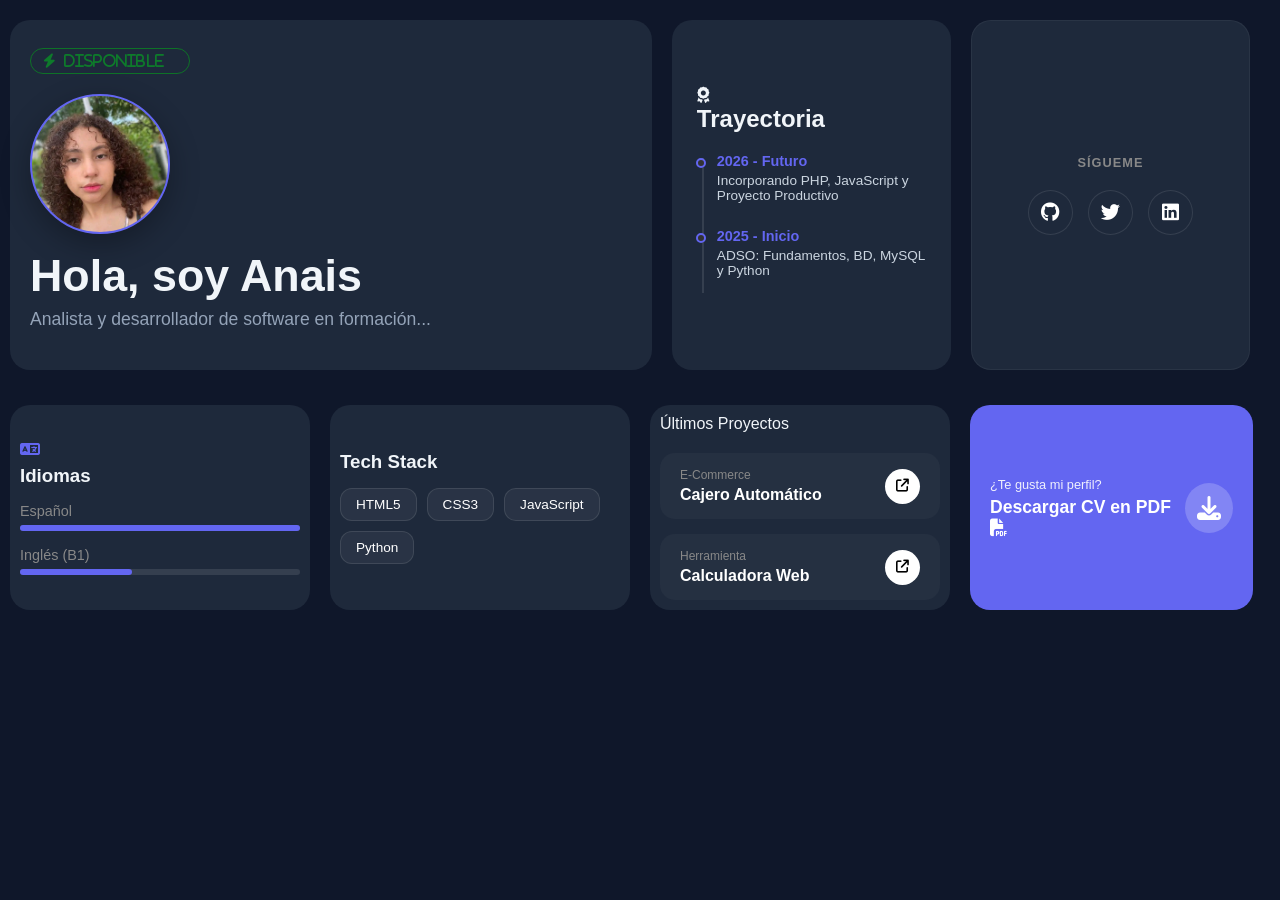
<file: Index.html>
<!DOCTYPE html>
<html lang="en">
<head>
    <meta charset="UTF-8">
    <meta name="viewport" content="width=device-width, initial-scale=1.0">
    <link rel="stylesheet" href="https://cdnjs.cloudflare.com/ajax/libs/font-awesome/6.4.0/css/all.min.css">
    <link rel="stylesheet" href="style.css">
    <title>Mi Portafolio</title>
</head>
<body>
    <main class="bento-grid">

    <!-- FILA 1 -->
    <article class="card profile">
        <i class="fa-solid fa-bolt"> Disponible</i>
        <div class="profile-img"></div>
        <div class="profile-info">
            <h1>Hola, soy Anais</h1>
            <p>Analista y desarrollador de software en formación...</p>
        </div>
    </article>

<article class="card trayectoria">
    <div class="trayectoria-header">
        <i class="fa-solid fa-award"></i>
        <h2>Trayectoria</h2>
    </div>
    
    <div class="timeline-container">
        <div class="timeline-item">
            <span class="dot"></span>
            <div class="content">
                <strong>2026 - Futuro</strong>
                <p>Incorporando PHP, JavaScript y Proyecto Productivo</p>
            </div>
        </div>

        <div class="timeline-item">
            <span class="dot"></span>
            <div class="content">
                <strong>2025 - Inicio</strong>
                <p>ADSO: Fundamentos, BD, MySQL y Python</p>
            </div>
        </div>
    </div>
</article>

    <!-- FILA 2 IZQUIERDA -->
    <div class="left-bottom">
        <article class="card idiomas">
            <i class="fa-solid fa-language"></i>
            <h3>Idiomas</h3>
            <div class="lang-item">
                <span>Español</span>
                <div class="progress-bar"><div class="progress" style="width: 100%;"></div></div>
            </div>
            <div class="lang-item">
                <span>Inglés (B1)</span>
                <div class="progress-bar"><div class="progress" style="width: 40%;"></div></div>
            </div>
        </article>

        <article class="card skills">
            <h3>Tech Stack</h3>
            <ul>
                <li>HTML5</li>
                <li>CSS3</li>
                <li>JavaScript</li>
                <li>Python</li>
            </ul>
        </article>

        <article class="card project">
            <span>Últimos Proyectos</span>
            
            <div class="project-list">
                <a href="Cajero/index.html" class="project-item">
                    <div class="project-info">
                        <p>E-Commerce</p>
                        <h3>Cajero Automático</h3>
                    </div>
                    <div class="arrow-circle">
                        <i class="fa-solid fa-arrow-up-right-from-square"></i>
                    </div>
                </a>

                <a href="Calculadora(desarrollo)/index.html" class="project-item">
                    <div class="project-info">
                        <p>Herramienta</p>
                        <h3>Calculadora Web</h3>
                    </div>
                    <div class="arrow-circle">
                        <i class="fa-solid fa-arrow-up-right-from-square"></i>
                    </div>
                </a>
            </div>
        </article>

        <article class="card descargar-cv">
            <a href="tu-archivo-cv.pdf" download>
            <div class="cv-content">
                <p>¿Te gusta mi perfil?</p>
                <h3>Descargar CV en PDF <i class="fa-solid fa-file-pdf"></i></h3>
            </div>
            <div class="cv-icon">
                <i class="fa-solid fa-download"></i>
            </div>
            </a>
        </article>
    </div>

    <!-- FILA 2 DERECHA -->
    <article class="card social">
        <h3>Sígueme</h3>
        <div class="social-links">
            <a href="https://github.com/Anaisanniee"><i class="fa-brands fa-github"></i></a>
            <a href="https://x.com/AniAnnie250318"><i class="fa-brands fa-twitter"></i></a>
            <a href="#"><i class="fa-brands fa-linkedin"></i></a>
        </div>
    </article>

</main>
</body>
</html>
</file>
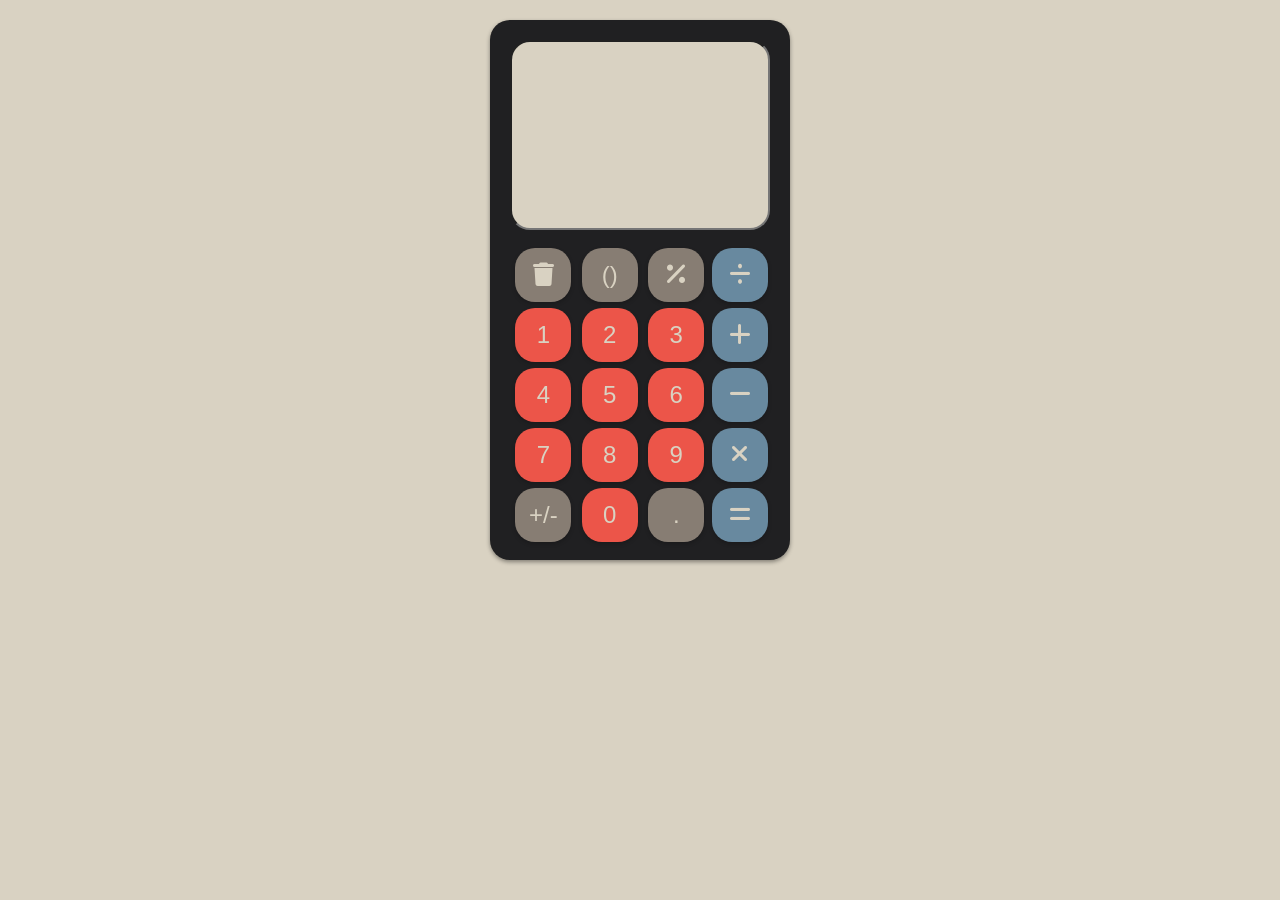
<file: Calculadora(desarrollo)/index.html>
<!DOCTYPE html>
<html lang="en">
<head>
    <meta charset="UTF-8">
    <meta name="viewport" content="width=device-width, initial-scale=1.0">
    <title>Calculadora Web</title>  
    <link rel="stylesheet" href="https://cdnjs.cloudflare.com/ajax/libs/font-awesome/6.4.0/css/all.min.css">
    <link rel="stylesheet" href="style.css">
</head>
<body>

    <div id="calculadora" class="cal">
        <div class="pantalla">
            <input id="txtpantalla" type="text">
        </div>
        <div class="boton">
            <div class="buttom0">
                <button id="icono" onclick="borrar()"><i class="fas fa-trash"></i></button>
                <button id="icono" onclick="escribir('()')">()<i class="fas fa-parentheses"></i></button>
                <button id="icono" onclick="porcentaje('%')"><i class="fas fa-percent"></i></button>
                <button id="simbolos" onclick="escribir('/')"><i class="fas fa-divide"></i></button>
            </div>

            <div class="buttom1">
                <button id="num" onclick="escribir('1')">1</button>
                <button id="num" onclick="escribir('2')">2</button>
                <button id="num" onclick="escribir('3')">3</button>
                <button id="simbolos" onclick="escribir('+')"><i class="fas fa-plus"></i></button>
            </div>

            <div class="buttom2">
                <button id="num" onclick="escribir('4')">4</button>
                <button id="num" onclick="escribir('5')">5</button>
                <button id="num" onclick="escribir('6')">6</button>
                <button id="simbolos" onclick="escribir('-')"><i class="fas fa-minus"></i></button>
            </div>

            <div class="buttom3">
                <button id="num" onclick="escribir('7')">7</button>
                <button id="num" onclick="escribir('8')">8</button>
                <button id="num" onclick="escribir('9')">9</button>
                <button id="simbolos" onclick="escribir('*')"><i class="fas fa-times"></i></button>
            </div>

            <div class="buttom4">
                <button id="icono" onclick="masmenos()">+/-</button>
                <button id="num" onclick="escribir('0')">0</button>
                <button id="icono" onclick="escribir('.')">.<i class="fas fa-dot"></i></button>
                <button id="simbolos" onclick="Calcular()"><i class="fas fa-equals"></i></button>
            </div>
    </div>
</body>
<script src="funciones.js"></script>
</html>
</file>
<file: style.css>
/* ===============================
   1. CONFIGURACIÓN BASE
================================= */

:root {
    --bg-color: #0f172a;
    --card-bg: #1e293b;
    --text-main: #f1f5f9;
    --text-secondary: #94a3b8;
    --accent-color: #6366f1;
    --radius: 20px;
    --gap: 20px;
}

* {
    box-sizing: border-box;
    margin: 0;
    padding: 0;
}

body {
    font-family: 'Inter', sans-serif;
    background: var(--bg-color);
    color: var(--text-main);
    display: flex;
    justify-content: center;
    padding: 20px 10px  10px;
   
}

/* ===============================
   2. TARJETAS
================================= */

.card {
    background: var(--card-bg);
    border-radius: var(--radius);
    padding: 10px;
    display: flex;
    flex-direction: column;
    justify-content: center;
    transition: 0.3s ease;
}

.card:hover {
    transform: translateY(-5px);
}

/* ===============================
   3. GRID PRINCIPAL
================================= */

.bento-grid {
    display: grid;
    grid-template-columns: 2.3fr 1fr 1fr;
    grid-template-rows: 110px 100px 100px auto;
    gap: var(--gap);
    max-height: 100%;
    width: 100%;
}

/* PERFIL (GRANDE) */
.profile {
    grid-column: 1 / 2;
    grid-row: 1 / 4;
    color: var(--text-main);
    background: var(--card-bg);
    border-radius: 20px;
    padding: 20px;
    display: flex;
    flex-direction: column;
    justify-content: center;
    align-items: flex-start;
    position: relative;
    
}

.profile h1 {
    font-size: 2.8rem;
    margin: 16px 0 8px 0;
    font-weight: 800;
    color: var(--text-main);
}

.profile-img {
    width: 140px;
    height: 140px;
    border-radius: 50%;
    background-image: url("FOTOPORTAFOLIO.jpg");
    background-size: cover;
    background-position: center 30%;
    border: 2px solid var(--accent-color);
    box-shadow: 0 10px 30px rgba(0,0,0,0.3);
    margin-bottom: 10pxpx;
    margin-top: 20px;
}
.profile p {
    font-size: 1.1rem;
    color: var(--text-secondary);
    margin-bottom: 12px;
}

.profile i.fa-bolt{
    background: var(--card-bg);
    width: 160px;
    color: #0e7a2b;
    padding: 5px 12px;
    border-radius: 20px;
    font-size: 0.9rem;
    font-style: normal;
    display: inline-flex;
    align-items: center;
    gap: 8px;
    border: 1px solid #0e7227;
}

@keyframes pulse-green {
    0% {
        box-shadow: 0 0 0 rgba(46, 204, 113, 0.5);} 70%{
        box-shadow: 0 0 10px rgba(46, 204, 113, 1);} 100%{
        box-shadow: 0 0 0 rgba(46, 204, 113, 0.5);
        }
    }

.profile i.fa-bolt {
    animation: pulse-green 2s infinite;
}   

/* TRAYECTORIA (DERECHA ARRIBA) */
.trayectoria {
    grid-column: 2 / 3;
    grid-row: 1 / 4;
    padding: 25px;
    text-align: left;
}

.timeline-container {
    position: relative;
    margin-top: 20px;
    padding-left: 20px;
}

/* línea vertical gris*/
.timeline-container::before {
    content: '';
    position: absolute;
    left: 5px;
    top: 5px;
    width: 2px;
    height: 90%;
    background: rgba(255, 255, 255, 0.1);
}

.timeline-item {
    position: relative;
    margin-bottom: 25px;
}

/* El circulito de la línea de tiempo */
.dot {
    position: absolute;
    left: -21px;
    top: 5px;
    height: 10px;
    width: 10px;
    background-color: #333; /* Fondo oscuro */
    border: 2px solid var(--accent-color); /* Borde azul */
    border-radius: 50%;
}

.timeline-item strong {
    display: block;
    font-size: 0.9rem;
    color: var(--accent-color);
}

.timeline-item p {
    font-size: 0.85rem;
    color: #cbd5e0;
    margin-top: 4px;
}

/* CONTENEDOR INFERIOR IZQUIERDO */
.left-bottom {
    grid-column: 1 / 5;
    grid-row: 4/4;
    padding-top: 15px;
    display: grid;
    grid-template-columns: 1fr 1fr 1fr 1fr;
    gap: var(--gap);
}

/* PROYECTOS */

.project-list {
    margin-top: 20px;
    display: flex;
    flex-direction: column;
    gap: 15px;
}

.project-item {
    display: flex;
    justify-content: space-between;
    align-items: center;
    background: rgba(255, 255, 255, 0.03); /* Fondo muy sutil */
    padding: 15px 20px;
    border-radius: 15px;
    text-decoration: none;
    transition: all 0.3s ease;
}

/* Efecto al pasar el mouse*/
.project-item:hover {
    background: rgba(255, 255, 255, 0.08);
    transform: translateY(-3px);
}

.project-info p {
    font-size: 0.75rem;
    color: #888;
    margin: 0;
}

.project-info h3 {
    font-size: 1rem;
    color: #fff;
    margin: 4px 0 0 0;
}

/* El círculo de la flecha blanca */
.arrow-circle {
    width: 35px;
    height: 35px;
    background: #fff;
    border-radius: 50%;
    display: flex;
    align-items: center;
    justify-content: center;
    color: #000; /* Flecha negra */
    font-size: 0.8rem;
    transition: transform 0.3s ease;
}

.project-item:hover .arrow-circle {
    transform: rotate(45deg); /* Efecto de giro al hover */
}

/* IDIOMAS */

.idiomas i {
    color: var(--accent-color);
    margin-bottom: 8px;
}

.lang-item { margin-top: 15px; }
.lang-item span { font-size: 0.9rem; color: #888; }

.progress-bar {
    height: 6px;
    background: rgba(255, 255, 255, 0.1);
    border-radius: 10px;
    margin-top: 5px;
}

.progress {
    height: 100%;
    background: var(--accent-color); /* Tu color azul */
    border-radius: 10px;
}

/* SKILLS */
.card.skills ul {
    display: flex;
    flex-wrap: wrap; /* Para que se acomoden si hay muchos */
    gap: 10px;
    list-style: none;
    padding: 0;
    margin-top: 15px;
}

.card.skills li {
    background: rgba(255, 255, 255, 0.05); /* Fondo oscuro suave */
    border: 1px solid rgba(255, 255, 255, 0.1);
    padding: 8px 15px;
    border-radius: 12px;
    font-size: 0.85rem;
    color: #fff;
    transition: 0.3s;
}

.card.skills li:hover {
    background: var(--accent-color); /* Se ilumina con tu azul al pasar el mouse */
    border-color: var(--accent-color);
}

/* DESCARGAR CV */
.descargar-cv {
    background: var(--accent-color) !important; /* Fondo azul fuerte */
    margin-right: 17px;
    padding: 0 !important; /*padding para que el link ocupe todo */
    overflow: hidden;
    transition: transform 0.3s ease;
}

.descargar-cv a {
    display: flex;
    justify-content: space-between;
    align-items: center;
    padding: 20px;
    color: white;
    text-decoration: none;
    height: 100%;
}

.descargar-cv:hover {
    transform: scale(1.02);
    filter: brightness(1.1);
}

.cv-content p {
    font-size: 0.8rem;
    opacity: 0.9;
    margin: 0;
}

.cv-content h3 {
    font-size: 1.1rem;
    margin: 5px 0 0 0;
}

.cv-icon {
    font-size: 1.5rem;
    background: rgba(255, 255, 255, 0.2);
    width: 50px;
    height: 50px;
    display: flex;
    align-items: center;
    justify-content: center;
    border-radius: 50%;
}

/* SOCIAL (DERECHA ARRIBA) */
.social {
    grid-column: 3/4;
    grid-row: 1/4;
    background: var(--card-bg);
    border: 1px solid rgba(255, 255, 255, 0.05);
    display: flex;
    flex-direction: column;
    justify-content: center;
    align-items: center;
    padding: 20px;
}

.social h3 {
    color: #888;
    font-size: 0.8rem;
    text-transform: uppercase;
    letter-spacing: 1px;
    margin-bottom: 20px;
}

.social-links {
    display: flex;
    gap: 15px; /* Espacio entre los círculos */
}

.social-links a {
    width: 45px;
    height: 45px;
    background: var(--card-bg);
    border-radius: 50%;
    display: flex;
    align-items: center;
    justify-content: center;
    color: #fff;
    font-size: 1.2rem;
    text-decoration: none;
    transition: all 0.3s ease;
    border: 1px solid rgba(255, 255, 255, 0.1);
}

/* Efecto al pasar el mouse */
.social-links a:hover {
    background: var(--accent-color); /* Tu color azul */
    color: white;
    transform: translateY(-5px); /* Pequeño brinco */
    box-shadow: 0 5px 15px rgba(0, 0, 0, 0.3);
}

/* ===============================
   4. RESPONSIVE
================================= */

@media (max-width: 900px) {

    .bento-grid {
        grid-template-columns: 1fr;
    }

    .profile,
    .trayectoria,
    .left-bottom,
    .social {
        grid-column: auto;
        grid-row: auto;
    }

    .left-bottom {
        grid-template-columns: 1fr;
    }
}
</file>
<file: Calculadora(desarrollo)/style.css>
/* ESTILOS GENERALES*/
:root{
    --bg-color: #202022;
    --bg-button-num: #ec5549;
    --bg-buttom-sig: #68899f;
    --bg-icono: #877d73;
    --texmain: #d9d2c2;
    --texsec: #202022;
    --radius: 20px;
    --gap: 20px;
}

/* RESETEO DE MARGENES Y PADDING */

* {
    box-sizing: border-box;
    margin: 0;
    padding: 0;
}

body {
    font-family: 'Inter', sans-serif;
    background: var(--texmain);
    display: flex;
    justify-content: center;
    padding: 20px 10px  10px;
   
}

* {
    box-sizing: border-box;
    margin: 0;
    padding: 0;
}

/* ESTILOS DEL CONTENEDOR */
.cal {
    background: var(--bg-color);
    width: 300px;
    height: 540px;
    border-radius: var(--radius);
    padding: var(--gap);
    display: grid;
    grid-template-columns: repeat(1, 1fr);
    grid-template-rows: repeat(6, 1fr);
    flex-direction: column;
    box-shadow: 0 2px 4px rgba(0.3, 0.3, 0.3, 0.4);
}

/* ESTILOS DE LOS ELEMENTOS */

#txtpantalla {
    grid-column: 1 / -1;
    background: var(--texmain);
    width: 100%;
    height: 190px;
    border-radius: var(--radius);
    color: var(--texsec);
    font-size: 2em;
    font-family: orbitron, sans-serif;
    padding: 10px;
    text-align: right;
    margin-bottom: 15px;
}
 
/* ESTILOS DE LOS BOTONES */
button{
    width: 56px;
    height: 54px;
    border: none;
    border-radius: var(--radius);
    font-size: 1.5em;
    color: var(--texmain);
    cursor: pointer;
    transition: 0.3s ease;
    padding: 10px;
    box-shadow: 0 2px 4px rgba(0, 0, 0, 0.2);
    font-family: orbitron, sans-serif;
}
.boton{
    
    grid-template-columns: repeat(1, 1fr);
    grid-template-rows: repeat(5, 1fr);
    margin: 0 auto;
    
}

/* ESTILOS DE LOS BOTONES DE NUMEROS */

.buttom0 {
 grid-row: 1 / 3;

}

.button1{
    grid-row: 3 / 5;
}
.button2{
    grid-row: 5 / 7;
}
.buttom3{
    grid-row: 7 / 9;
}
.buttom4{
    grid-row: 9 / 11;
}

#num{
    background: var(--bg-button-num);
    margin: 3px;
}

/* ESTILOS DE LOS BOTONES DE SIMBOLOS Y FUNCIONES */

#simbolos{
    background: var(--bg-buttom-sig);
}

#icono{
    background: var(--bg-icono);
    margin: 3px;
}

#calculadora:hover{
    transform: translateY(-2px);
    box-shadow: 0 4px 8px rgba(0, 0, 0, 0.2);
}
</file>
